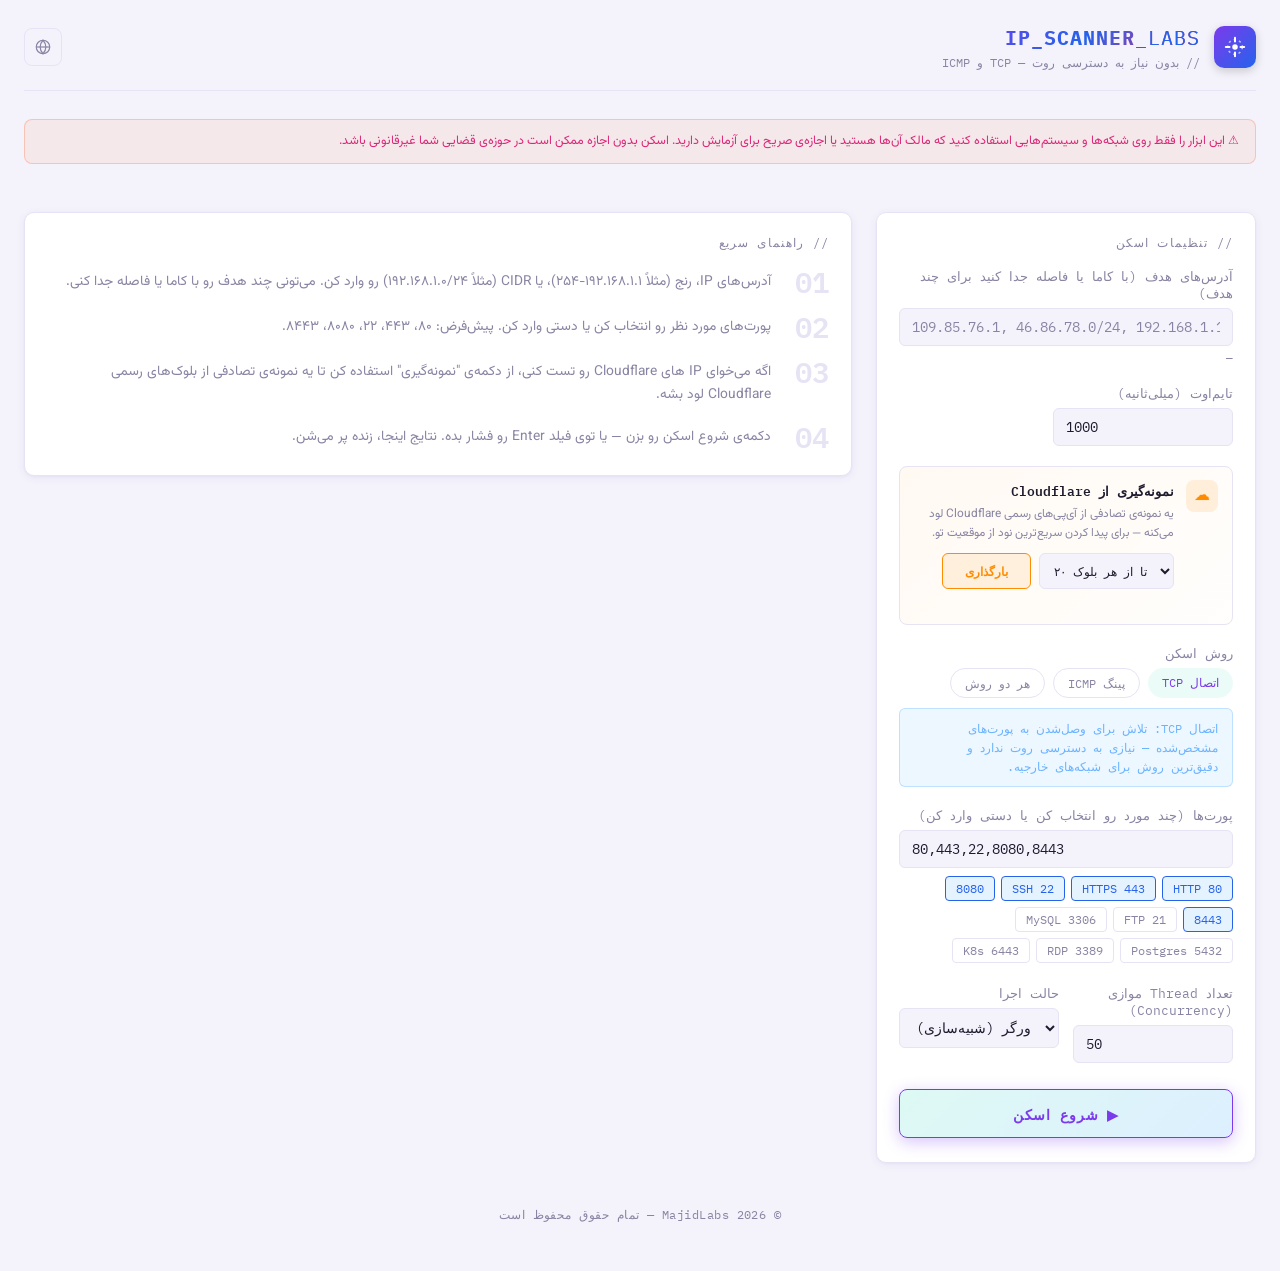
<file: index.html>
<!DOCTYPE html>
<html lang="fa" dir="rtl">
<head>
<meta charset="UTF-8">
<meta name="viewport" content="width=device-width, initial-scale=1.0">
<title>IP Scanner Labs</title>
<link href="https://fonts.googleapis.com/css2?family=Vazirmatn:wght@300;400;500;700&family=IBM+Plex+Mono:wght@400;600&display=swap" rel="stylesheet">
<link rel="stylesheet" href="style.css">
</head>
<body>

<div style="max-width:1400px;margin:0 auto;">

  <!-- header -->
  <div class="header">
    <div class="header-icon">
      <svg width="22" height="22" viewBox="0 0 24 24" fill="none" xmlns="http://www.w3.org/2000/svg">
        <circle cx="12" cy="12" r="3" fill="currentColor"/>
        <path d="M12 2V6" stroke="currentColor" stroke-width="2.2" stroke-linecap="round"/>
        <path d="M12 18V22" stroke="currentColor" stroke-width="2.2" stroke-linecap="round"/>
        <path d="M2 12H6" stroke="currentColor" stroke-width="2.2" stroke-linecap="round"/>
        <path d="M18 12H22" stroke="currentColor" stroke-width="2.2" stroke-linecap="round"/>
        <circle cx="12" cy="12" r="8" stroke="currentColor" stroke-width="1.6" stroke-dasharray="2.5 3.5" opacity="0.65"/>
      </svg>
    </div>
    <div>
      <h1>IP_SCANNER<span class="sub-brand">_LABS</span></h1>
      <p data-i18n="headerTagline"></p>
    </div>
    <div class="lang-switch" id="lang-switch">
      <button class="lang-trigger" id="lang-trigger" onclick="toggleLangMenu()" aria-label="Change language">
        <svg width="18" height="18" viewBox="0 0 24 24" fill="none" xmlns="http://www.w3.org/2000/svg">
          <circle cx="12" cy="12" r="9" stroke="currentColor" stroke-width="1.6"/>
          <path d="M3 12H21" stroke="currentColor" stroke-width="1.6"/>
          <path d="M12 3C14.5 5.7 15.8 8.8 15.8 12C15.8 15.2 14.5 18.3 12 21C9.5 18.3 8.2 15.2 8.2 12C8.2 8.8 9.5 5.7 12 3Z" stroke="currentColor" stroke-width="1.6"/>
        </svg>
      </button>
      <div class="lang-menu" id="lang-menu">
        <button id="lang-fa" onclick="setLanguage('fa')">فارسی</button>
        <button id="lang-en" onclick="setLanguage('en')">English</button>
      </div>
    </div>
  </div>

  <div class="main-layout">

  <!-- full-width notice spanning both columns on desktop -->
  <div class="usage-notice layout-span">
    ⚠ <span data-i18n="usageNotice"></span>
  </div>

  <!-- LEFT (desktop): scan settings -->
  <div class="col-config">

  <!-- config card -->
  <div class="card">
    <div class="card-title" data-i18n="settingsTitle"></div>

    <div class="field-group">
      <label data-i18n="targetLabel"></label>
      <input type="text" id="target" data-i18n-placeholder="targetPlaceholder" dir="ltr">
      <div class="range-info" id="range-info">—</div>
    </div>

    <div class="field-group">
      <label data-i18n="timeoutLabel"></label>
      <input type="number" id="timeout" value="1000" min="100" max="10000" dir="ltr" style="max-width:180px;">
    </div>

    <div class="field-group">
      <div class="preset-card">
        <div class="preset-card-icon">☁</div>
        <div class="preset-card-body">
          <div class="preset-card-title" data-i18n="presetCloudflareTitle"></div>
          <div class="preset-card-desc" data-i18n="presetCloudflareDesc"></div>
          <div class="preset-card-controls">
            <select id="preset-sample-size" class="preset-select">
              <option value="10" data-i18n="presetPerBlock10"></option>
              <option value="20" selected data-i18n="presetPerBlock20"></option>
              <option value="40" data-i18n="presetPerBlock40"></option>
            </select>
            <button type="button" class="preset-btn" onclick="loadCloudflarePreset()" data-i18n="presetCloudflareBtn"></button>
          </div>
          <div class="preset-card-result" id="preset-info"></div>
        </div>
      </div>
    </div>

    <div class="field-group">
      <label data-i18n="methodLabel"></label>
      <div class="pill-group">
        <div class="pill active" data-method="tcp" onclick="setMethod('tcp')" data-i18n="methodTCP"></div>
        <div class="pill" data-method="icmp" onclick="setMethod('icmp')" data-i18n="methodICMP"></div>
        <div class="pill" data-method="both" onclick="setMethod('both')" data-i18n="methodBoth"></div>
      </div>
      <div class="method-note" id="method-note"></div>
    </div>

    <div id="port-section" class="field-group wide">
      <label data-i18n="portsLabel"></label>
      <input type="text" id="custom-ports" data-i18n-placeholder="portsPlaceholder" dir="ltr">
      <div class="port-tags" id="port-tags">
        <span class="tag sel" data-port="80"   onclick="togglePort(this)">80 HTTP</span>
        <span class="tag sel" data-port="443"  onclick="togglePort(this)">443 HTTPS</span>
        <span class="tag sel" data-port="22"   onclick="togglePort(this)">22 SSH</span>
        <span class="tag sel" data-port="8080" onclick="togglePort(this)">8080</span>
        <span class="tag sel" data-port="8443" onclick="togglePort(this)">8443</span>
        <span class="tag" data-port="21"   onclick="togglePort(this)">21 FTP</span>
        <span class="tag" data-port="3306" onclick="togglePort(this)">3306 MySQL</span>
        <span class="tag" data-port="5432" onclick="togglePort(this)">5432 Postgres</span>
        <span class="tag" data-port="3389" onclick="togglePort(this)">3389 RDP</span>
        <span class="tag" data-port="6443" onclick="togglePort(this)">6443 K8s</span>
      </div>
    </div>

    <div class="grid-2 field-group wide">
      <div>
        <label data-i18n="concurrencyLabel"></label>
        <input type="number" id="concurrency" value="50" min="1" max="200" dir="ltr">
      </div>
      <div>
        <label data-i18n="modeLabel"></label>
        <select id="mode">
          <option value="browser" data-i18n="modeBrowser"></option>
          <option value="python" data-i18n="modePython"></option>
        </select>
      </div>
    </div>

    <div class="btn-row">
      <button class="btn-scan" id="scan-btn" onclick="startScan()"></button>
      <button class="btn-stop" id="stop-btn" onclick="stopScan()" style="display:none;"></button>
    </div>
  </div>

  </div>
  <!-- END col-config -->

  <!-- RIGHT (desktop): live status, log, results -->
  <div class="col-results">

  <!-- welcome/guide card — shown before first scan, hidden when scan starts -->
  <div class="card" id="welcome-card">
    <div class="card-title" data-i18n="welcomeTitle"></div>
    <div class="welcome-steps">
      <div class="welcome-step">
        <div class="welcome-step-num">01</div>
        <div class="welcome-step-text" data-i18n="welcomeStep1"></div>
      </div>
      <div class="welcome-step">
        <div class="welcome-step-num">02</div>
        <div class="welcome-step-text" data-i18n="welcomeStep2"></div>
      </div>
      <div class="welcome-step">
        <div class="welcome-step-num">03</div>
        <div class="welcome-step-text" data-i18n="welcomeStep3"></div>
      </div>
      <div class="welcome-step">
        <div class="welcome-step-num">04</div>
        <div class="welcome-step-text" data-i18n="welcomeStep4"></div>
      </div>
    </div>
  </div>

  <!-- progress card -->
  <div class="card" id="progress-card" style="display:none;">
    <div class="card-title" data-i18n="progressTitle"></div>
    <div class="progress-text" id="progress-text"></div>
    <div class="progress-bar-wrap">
      <div class="progress-bar-fill" id="progress-fill"></div>
    </div>
    <div class="stats">
      <div class="stat">
        <div class="stat-val c-blue" id="s-total">0</div>
        <div class="stat-label" data-i18n="statTotal"></div>
      </div>
      <div class="stat">
        <div class="stat-val c-green" id="s-alive">0</div>
        <div class="stat-label" data-i18n="statAlive"></div>
      </div>
      <div class="stat">
        <div class="stat-val c-red" id="s-dead">0</div>
        <div class="stat-label" data-i18n="statDead"></div>
      </div>
      <div class="stat">
        <div class="stat-val c-warn" id="s-time">0s</div>
        <div class="stat-label" data-i18n="statTime"></div>
      </div>
    </div>
  </div>

  <!-- terminal log -->
  <div class="card" id="log-card" style="display:none;">
    <div class="flex-between" style="margin-bottom:12px;">
      <div class="card-title" style="margin-bottom:0;" data-i18n="logTitle"></div>
      <button class="btn-export" onclick="clearLog()" data-i18n="btnClear"></button>
    </div>
    <div class="terminal" id="terminal">
      <div class="log-line"><span class="log-info" data-i18n="logWaiting"></span><span class="cursor">█</span></div>
    </div>
  </div>

  <!-- results -->
  <div class="card" id="results-card" style="display:none;">
    <div class="card-title" style="margin-bottom:10px;" data-i18n="resultsTitle"></div>

    <div class="toolbar-wrap">
      <div class="toolbar-label" data-i18n="exportLabel"></div>
      <div class="toolbar-row">
        <div class="chip" onclick="exportTXT()" data-i18n="exportTXT"></div>
        <div class="chip" onclick="exportCSV()" data-i18n="exportCSV"></div>
        <div class="chip" onclick="exportJSON()" data-i18n="exportJSON"></div>
        <div class="chip" id="export-clipboard-btn" onclick="exportClipboard()" data-i18n="exportClipboard"></div>
      </div>
    </div>

    <div class="toolbar-wrap">
      <div class="toolbar-label" data-i18n="filterLabel"></div>
      <div class="toolbar-row">
        <div class="chip active" id="f-alive" onclick="setFilter('alive')" data-i18n="filterAlive"></div>
        <div class="chip" id="f-dead" onclick="setFilter('dead')" data-i18n="filterDead"></div>
        <div class="chip" id="f-all" onclick="setFilter('all')" data-i18n="filterAll"></div>
      </div>
    </div>

    <div class="toolbar-wrap">
      <div class="toolbar-label" data-i18n="sortLabel"></div>
      <div class="toolbar-row">
        <div class="chip toggle-on" id="s-fastest" onclick="toggleSortFastest()" data-i18n="sortFastest"></div>
        <div class="chip toggle-on" id="t-autoscroll" onclick="toggleAutoScroll()" data-i18n="autoScroll"></div>
      </div>
      <div class="toolbar-row">
        <div class="chip" id="t-detail" onclick="toggleDetail()" data-i18n="showDetail"></div>
        <div class="chip" id="t-commas" onclick="toggleCommas()" data-i18n="sepNewline"></div>
      </div>
    </div>

    <div class="range-info" style="margin-bottom:10px;" data-i18n="copyHint"></div>

    <div class="results-wrap">
      <table id="results-table">
        <thead>
          <tr>
            <th class="row-num" data-i18n="thNum"></th>
            <th data-i18n="thIP"></th>
            <th class="detail-col" id="th-port" data-i18n="thPort"></th>
            <th class="detail-col" id="th-method" data-i18n="thMethod"></th>
            <th id="th-latency" data-i18n="thLatency"></th>
            <th data-i18n="thStatus"></th>
          </tr>
        </thead>
        <tbody id="results-body"></tbody>
      </table>
      <div class="empty-state" id="no-results" style="display:none;">
        <div class="icon">◈</div>
        <div data-i18n="noResults"></div>
      </div>
    </div>
  </div>

  <!-- python code card -->
  <div class="card" id="python-card" style="display:none;">
    <div class="card-title" data-i18n="pythonTitle"></div>
    <div class="terminal" id="python-code" style="max-height:500px; white-space:pre; overflow-x:auto;"></div>
    <div style="margin-top:12px; display:flex; gap:8px;">
      <button class="btn-export" onclick="copyPython()" data-i18n="btnCopyCode"></button>
      <button class="btn-export" onclick="downloadPython()" data-i18n="btnDownloadPy"></button>
    </div>
  </div>

  </div>
  <!-- END col-results -->

  </div>
  <!-- END main-layout -->

  <!-- footer -->
  <div class="footer">
    © <span id="footer-year"></span> MajidLabs — <span data-i18n="footerRights"></span>
  </div>

</div>

<script src="script.js"></script>
</body>
</html>
</file>
<file: style.css>
/* ==========================================================================
   IP Scanner Labs — Stylesheet
   ========================================================================== */

:root {
  --bg:       #0a0c10;
  --surface:  #0f1318;
  --border:   #1e2530;
  --accent:   #00d4aa;
  --accent2:  #0088ff;
  --warn:     #ff6b35;
  --success:  #00d4aa;
  --fail:     #ff3f5b;
  --text:     #c8d0dc;
  --muted:    #4a5568;
  --terminal-bg: #060810;
  --mono:     'IBM Plex Mono', monospace;
  --sans:     'Vazirmatn', sans-serif;
}

@media (prefers-color-scheme: light) {
  :root {
    --bg:          #f4f3fb;
    --surface:     #ffffff;
    --border:      #e6e3f5;
    --accent:      #7c3aed;
    --accent2:     #2563eb;
    --warn:        #db2777;
    --success:     #16a34a;
    --fail:        #e11d48;
    --text:        #1e1b2e;
    --muted:       #8884a3;
    --terminal-bg: #1a1730;
    --grad: linear-gradient(135deg, #7c3aed 0%, #2563eb 55%, #db2777 100%);
  }
  body {
    background-image:
      radial-gradient(circle at 8% 8%, rgba(124,58,237,.10) 0%, transparent 45%),
      radial-gradient(circle at 95% 12%, rgba(37,99,235,.09) 0%, transparent 40%),
      radial-gradient(circle at 50% 100%, rgba(219,39,119,.07) 0%, transparent 50%),
      var(--bg);
    background-attachment: fixed;
  }
  .card { box-shadow: 0 2px 10px rgba(76,29,149,.06), 0 1px 3px rgba(76,29,149,.04); }
  .header-icon {
    background: var(--grad);
    border: none;
    color: #fff;
    box-shadow: 0 4px 14px rgba(124,58,237,.35);
  }
  .header h1 {
    background: var(--grad);
    -webkit-background-clip: text;
    background-clip: text;
    -webkit-text-fill-color: transparent;
  }
  .header h1 .sub-brand { -webkit-text-fill-color: initial; color: var(--accent2); }
  input, select { background: #fbfaff; }
  input:focus, select:focus { box-shadow: 0 0 0 3px rgba(124,58,237,.12); }
  .terminal { box-shadow: inset 0 1px 6px rgba(30,10,60,.35); }
  .btn-scan {
    background: var(--grad);
    border: none;
    color: #fff;
    box-shadow: 0 4px 16px rgba(124,58,237,.3);
  }
  .btn-scan:hover { box-shadow: 0 6px 20px rgba(124,58,237,.42); transform: translateY(-1px); }
  .progress-bar-fill { background: var(--grad); }
  .pill.active {
    background: var(--grad);
    border: none;
    color: #fff;
  }
  .badge-ok { background: rgba(22,163,74,.1); }
  .badge-fail { background: rgba(225,29,72,.08); }
  .toolbar-row .chip.active { background: var(--grad); border: none; color: #fff; }
  .toolbar-row .chip.toggle-on { background: rgba(37,99,235,.1); }
}

* { box-sizing: border-box; margin: 0; padding: 0; }

body {
  background: var(--bg);
  color: var(--text);
  font-family: var(--sans);
  min-height: 100vh;
  padding: 24px;
}

/* ── header ── */
.header {
  border-bottom: 1px solid var(--border);
  padding-bottom: 20px;
  margin-bottom: 28px;
  display: flex;
  align-items: center;
  gap: 14px;
}
.header-icon {
  width: 42px; height: 42px;
  border-radius: 10px;
  display: flex; align-items: center; justify-content: center;
  background: linear-gradient(135deg, var(--accent), var(--accent2));
  color: #fff;
  flex-shrink: 0;
  box-shadow: 0 3px 10px rgba(0,0,0,.18);
}
.header h1 {
  font-family: var(--mono);
  font-size: 1.25rem;
  color: var(--accent);
  letter-spacing: 0.05em;
}
.header h1 .sub-brand {
  color: var(--accent2);
  font-weight: 400;
}
.header p {
  font-size: 0.78rem;
  color: var(--muted);
  margin-top: 3px;
  font-family: var(--mono);
}

/* ── language switcher ── */
.lang-switch {
  position: relative;
  margin-inline-start: auto;
  flex-shrink: 0;
}
.lang-trigger {
  width: 38px; height: 38px;
  display: flex; align-items: center; justify-content: center;
  border-radius: 8px;
  border: 1px solid var(--border);
  background: var(--bg);
  color: var(--muted);
  cursor: pointer;
  transition: all .15s;
}
.lang-trigger:hover, .lang-trigger.open {
  border-color: var(--accent);
  color: var(--accent);
}
.lang-menu {
  position: absolute;
  top: calc(100% + 6px);
  inset-inline-end: 0;
  display: none;
  flex-direction: column;
  gap: 2px;
  background: var(--surface);
  border: 1px solid var(--border);
  border-radius: 8px;
  padding: 4px;
  box-shadow: 0 6px 18px rgba(0,0,0,.25);
  z-index: 20;
  min-width: 110px;
}
.lang-menu.open { display: flex; }
.lang-menu button {
  font-family: var(--mono);
  font-size: 0.78rem;
  padding: 8px 12px;
  border-radius: 6px;
  border: none;
  background: transparent;
  color: var(--muted);
  cursor: pointer;
  text-align: start;
  transition: all .15s;
  white-space: nowrap;
}
.lang-menu button.active {
  background: var(--accent);
  color: #fff;
}
.lang-menu button:not(.active):hover {
  background: var(--bg);
  color: var(--text);
}

/* ── responsible-use notice ── */
.usage-notice {
  background: rgba(255,107,53,.08);
  border: 1px solid rgba(255,107,53,.3);
  border-radius: 8px;
  padding: 11px 16px;
  font-size: 0.78rem;
  color: var(--warn);
  font-family: var(--sans);
  line-height: 1.7;
  margin-bottom: 24px;
}

/* ── card ── */
.card {
  background: var(--surface);
  border: 1px solid var(--border);
  border-radius: 10px;
  padding: 22px 22px 24px;
  margin-bottom: 24px;
}
.card-title {
  font-family: var(--mono);
  font-size: 0.72rem;
  color: var(--muted);
  text-transform: uppercase;
  letter-spacing: 0.1em;
  margin-bottom: 18px;
}

/* ── form ── */
.grid-2 { display: grid; grid-template-columns: 1fr 1fr; gap: 14px; }
@media(max-width:600px){ .grid-2 { grid-template-columns: 1fr; } }

.field-group { margin-bottom: 20px; }
.field-group.wide { margin-bottom: 22px; }

label {
  display: block;
  font-size: 0.8rem;
  color: var(--muted);
  margin-bottom: 6px;
  font-family: var(--mono);
}
input, select {
  width: 100%;
  background: var(--bg);
  border: 1px solid var(--border);
  border-radius: 6px;
  color: var(--text);
  font-family: var(--mono);
  font-size: 0.88rem;
  padding: 9px 12px;
  outline: none;
  transition: border-color .2s;
  direction: ltr;
}
input:focus, select:focus { border-color: var(--accent); }
input::placeholder { color: var(--muted); }
select option { background: var(--surface); }

/* method pills */
.pill-group { display: flex; gap: 8px; flex-wrap: wrap; }
.pill {
  padding: 6px 14px;
  border-radius: 20px;
  border: 1px solid var(--border);
  font-family: var(--mono);
  font-size: 0.78rem;
  cursor: pointer;
  color: var(--muted);
  background: transparent;
  transition: all .2s;
  user-select: none;
}
.pill.active {
  border-color: var(--accent);
  color: var(--accent);
  background: rgba(0,212,170,.08);
}
.pill:not(.active):hover {
  border-color: var(--muted);
  color: var(--text);
}

/* port tags */
.port-tags { display: flex; gap: 6px; flex-wrap: wrap; margin-top: 8px; }
.tag {
  padding: 4px 10px;
  border-radius: 4px;
  font-family: var(--mono);
  font-size: 0.75rem;
  cursor: pointer;
  border: 1px solid var(--border);
  color: var(--muted);
  background: transparent;
  transition: all .15s;
}
.tag.sel {
  border-color: var(--accent2);
  color: var(--accent2);
  background: rgba(0,136,255,.1);
}
.tag:not(.sel):hover {
  border-color: var(--muted);
  color: var(--text);
}

/* scan / stop buttons */
.btn-row { display: flex; gap: 8px; }
.btn-scan {
  flex: 1;
  width: 100%;
  padding: 12px;
  border-radius: 8px;
  border: none;
  background: linear-gradient(135deg, #00d4aa22, #0088ff22);
  border: 1px solid var(--accent);
  color: var(--accent);
  font-family: var(--mono);
  font-size: 0.9rem;
  font-weight: 600;
  cursor: pointer;
  letter-spacing: 0.06em;
  transition: all .2s;
  margin-top: 4px;
}
.btn-scan:hover { background: linear-gradient(135deg,#00d4aa33,#0088ff33); }
.btn-scan:disabled { opacity: .45; cursor: not-allowed; }

.btn-stop {
  padding: 12px 18px;
  border-radius: 8px;
  border: 1px solid var(--fail);
  background: rgba(255,63,91,.08);
  color: var(--fail);
  font-family: var(--mono);
  font-size: 0.9rem;
  font-weight: 600;
  cursor: pointer;
  transition: all .2s;
  flex-shrink: 0;
}
.btn-stop:hover { background: rgba(255,63,91,.16); }

/* ── progress ── */
.progress-bar-wrap {
  background: var(--bg);
  border-radius: 4px;
  height: 5px;
  overflow: hidden;
  margin-bottom: 12px;
}
.progress-bar-fill {
  height: 100%;
  background: linear-gradient(90deg, var(--accent), var(--accent2));
  border-radius: 4px;
  transition: width .15s linear;
  width: 0%;
}
.progress-text {
  font-family: var(--mono);
  font-size: 0.78rem;
  color: var(--text);
  margin-bottom: 10px;
}
.progress-text .hl { color: var(--accent2); font-weight: 600; }

/* ── stats row ── */
.stats { display: flex; gap: 16px; flex-wrap: wrap; margin-bottom: 14px; }
.stat {
  flex: 1; min-width: 100px;
  background: var(--bg);
  border: 1px solid var(--border);
  border-radius: 8px;
  padding: 12px 14px;
  text-align: center;
}
.stat-val { font-family: var(--mono); font-size: 1.5rem; font-weight: 600; }
.stat-label { font-size: 0.7rem; color: var(--muted); margin-top: 2px; font-family: var(--mono); }
.c-green { color: var(--success); }
.c-red   { color: var(--fail); }
.c-blue  { color: var(--accent2); }
.c-warn  { color: var(--warn); }

/* ── log / terminal ── */
.terminal {
  background: var(--terminal-bg);
  color: #c8d0dc;
  border: 1px solid var(--border);
  border-radius: 8px;
  padding: 14px 16px;
  font-family: var(--mono);
  font-size: 0.78rem;
  max-height: 340px;
  overflow-y: auto;
  line-height: 1.7;
}
.terminal::-webkit-scrollbar { width: 4px; }
.terminal::-webkit-scrollbar-thumb { background: var(--border); border-radius: 4px; }

.log-line { display: flex; gap: 10px; align-items: baseline; }
.log-time { color: var(--muted); flex-shrink: 0; font-size: 0.72rem; }
.log-ok   { color: var(--success); }
.log-fail { color: var(--fail); }
.log-info { color: var(--accent2); }
.log-warn { color: var(--warn); }

/* ── filter / sort toolbar ── */
.toolbar-row {
  display: flex;
  gap: 8px;
  flex-wrap: wrap;
  margin-bottom: 9px;
}
.toolbar-row:last-child { margin-bottom: 0; }
.toolbar-row .chip {
  flex: 1 1 auto;
  text-align: center;
  padding: 7px 10px;
  border-radius: 6px;
  border: 1px solid var(--border);
  font-family: var(--mono);
  font-size: 0.74rem;
  cursor: pointer;
  color: var(--muted);
  background: transparent;
  transition: all .15s;
  user-select: none;
  white-space: nowrap;
}
.toolbar-row .chip.active {
  border-color: var(--accent);
  color: var(--accent);
  background: rgba(0,212,170,.08);
}
.toolbar-row .chip.toggle-on {
  border-color: var(--accent2);
  color: var(--accent2);
  background: rgba(0,136,255,.1);
}
.toolbar-row .chip:not(.active):not(.toggle-on):hover {
  border-color: var(--muted);
  color: var(--text);
}
.toolbar-wrap {
  margin-bottom: 20px;
}
.toolbar-label {
  font-family: var(--mono);
  font-size: 0.66rem;
  color: var(--muted);
  text-transform: uppercase;
  letter-spacing: 0.08em;
  margin-bottom: 5px;
}

/* ── results table ── */
.results-wrap {
  overflow-x: auto;
  overflow-y: auto;
  max-height: 420px;
}
.results-wrap::-webkit-scrollbar { width: 4px; }
.results-wrap::-webkit-scrollbar-thumb { background: var(--border); border-radius: 4px; }
table {
  width: 100%;
  border-collapse: collapse;
  font-family: var(--mono);
  font-size: 0.8rem;
}
th {
  text-align: right;
  padding: 8px 12px;
  color: var(--muted);
  font-size: 0.7rem;
  letter-spacing: 0.08em;
  border-bottom: 1px solid var(--border);
  font-weight: 400;
  position: sticky;
  top: 0;
  background: var(--surface);
  z-index: 1;
}
td {
  padding: 8px 12px;
  border-bottom: 1px solid var(--border);
  color: var(--text);
}
tr:last-child td { border-bottom: none; }
tr:hover td { background: rgba(255,255,255,.02); }

.badge {
  display: inline-block;
  padding: 2px 8px;
  border-radius: 4px;
  font-size: 0.7rem;
}
.badge-ok   { background: rgba(0,212,170,.12); color: var(--success); border: 1px solid rgba(0,212,170,.3); }
.badge-fail { background: rgba(255,63,91,.1);  color: var(--fail);    border: 1px solid rgba(255,63,91,.3); }

.row-num { color: var(--muted); width: 36px; }
.ip-cell { color: var(--accent); direction: ltr; }
.ip-copy { cursor: pointer; transition: color .15s; }
.ip-copy:hover { color: var(--accent2); text-decoration: underline; }
.port-cell { color: var(--accent2); }
.latency-cell { color: var(--warn); }

.detail-col { display: none; }
.detail-col.show { display: table-cell; }

/* export */
.btn-export {
  padding: 7px 16px;
  border-radius: 6px;
  border: 1px solid var(--border);
  background: transparent;
  color: var(--muted);
  font-family: var(--mono);
  font-size: 0.75rem;
  cursor: pointer;
  transition: all .2s;
}
.btn-export:hover { border-color: var(--accent2); color: var(--accent2); }

.flex-between { display: flex; align-items: center; justify-content: space-between; flex-wrap: wrap; gap: 8px; }

.empty-state {
  text-align: center;
  padding: 32px;
  color: var(--muted);
  font-family: var(--mono);
  font-size: 0.8rem;
}
.empty-state .icon { font-size: 2rem; margin-bottom: 8px; }

/* ── footer ── */
.footer {
  text-align: center;
  padding: 20px 0 8px;
  font-family: var(--mono);
  font-size: 0.72rem;
  color: var(--muted);
  letter-spacing: 0.04em;
}

/* ── desktop layout: settings left, results/log right ── */
.main-layout {
  display: block;
}

/* welcome/guide card — pre-scan empty state for the right column */
.welcome-steps {
  display: flex;
  flex-direction: column;
  gap: 16px;
}
.welcome-step {
  display: flex;
  gap: 14px;
  align-items: flex-start;
}
.welcome-step-num {
  flex-shrink: 0;
  font-family: var(--mono);
  font-size: 1.4rem;
  font-weight: 600;
  color: var(--border);
  line-height: 1;
  width: 36px;
}
.welcome-step-text {
  font-size: 0.82rem;
  color: var(--muted);
  line-height: 1.7;
  padding-top: 2px;
}

@media (min-width: 900px) {
  .main-layout {
    display: grid;
    grid-template-columns: 380px 1fr;
    gap: 24px;
    align-items: start;
  }
  .col-config { position: sticky; top: 20px; }
  .col-results { display: flex; flex-direction: column; min-width: 0; }

  /* notice and any other full-bleed elements span both columns */
  .layout-span { grid-column: 1 / -1; }

  /* compact, content-sized toolbar buttons instead of full-width stretch */
  .toolbar-row .chip { flex: 0 1 auto; padding: 7px 16px; }
  .preset-card-controls .preset-btn { flex: 0 1 auto; padding: 7px 22px; }

  /* slightly larger type on desktop, where reading distance is greater */
  table { font-size: 0.85rem; }
  .terminal { font-size: 0.82rem; }
  .results-wrap { max-height: 480px; }

  /* welcome card more spacious on desktop */
  .welcome-step-num { font-size: 1.8rem; width: 44px; }
  .welcome-step-text { font-size: 0.86rem; }
}
@media (min-width: 1300px) {
  .main-layout {
    grid-template-columns: 400px 1fr;
    gap: 32px;
  }
}

/* method note */
.method-note {
  background: rgba(0,136,255,.07);
  border: 1px solid rgba(0,136,255,.2);
  border-radius: 6px;
  padding: 10px 14px;
  font-size: 0.75rem;
  color: #6cb3ff;
  font-family: var(--mono);
  margin-top: 10px;
  line-height: 1.6;
}

/* range helper */
.range-info {
  font-family: var(--mono);
  font-size: 0.7rem;
  color: var(--muted);
  margin-top: 5px;
}

/* ── Cloudflare clean-IP preset ── */
.preset-card {
  display: flex;
  gap: 12px;
  margin-top: 12px;
  padding: 13px 14px;
  border-radius: 8px;
  border: 1px solid var(--border);
  background: linear-gradient(135deg, rgba(255,140,0,.05), rgba(255,140,0,.01));
}
.preset-card-icon {
  flex-shrink: 0;
  width: 32px; height: 32px;
  border-radius: 8px;
  display: flex; align-items: center; justify-content: center;
  background: rgba(255,140,0,.12);
  color: #ff8c00;
  font-size: 1rem;
}
.preset-card-body {
  flex: 1;
  min-width: 0;
}
.preset-card-title {
  font-family: var(--mono);
  font-size: 0.8rem;
  font-weight: 600;
  color: var(--text);
  margin-bottom: 3px;
}
.preset-card-desc {
  font-size: 0.74rem;
  color: var(--muted);
  line-height: 1.6;
  margin-bottom: 10px;
}
.preset-card-controls {
  display: flex;
  gap: 8px;
}
.preset-select {
  width: auto;
  flex-shrink: 0;
  font-size: 0.74rem;
  padding: 7px 10px;
}
.preset-btn {
  flex: 1;
  font-family: var(--mono);
  font-size: 0.76rem;
  font-weight: 600;
  padding: 7px 14px;
  border-radius: 6px;
  border: 1px solid #ff8c00;
  background: rgba(255,140,0,.1);
  color: #ff8c00;
  cursor: pointer;
  transition: all .15s;
  white-space: nowrap;
}
.preset-btn:hover {
  background: rgba(255,140,0,.18);
}
.preset-card-result {
  font-family: var(--mono);
  font-size: 0.7rem;
  color: var(--accent);
  margin-top: 8px;
  min-height: 1.2em;
}

.hidden { display: none; }

/* cursor blink */
@keyframes blink { 0%,100%{opacity:1} 50%{opacity:0} }
.cursor { animation: blink 1s infinite; color: var(--accent); }
</file>
